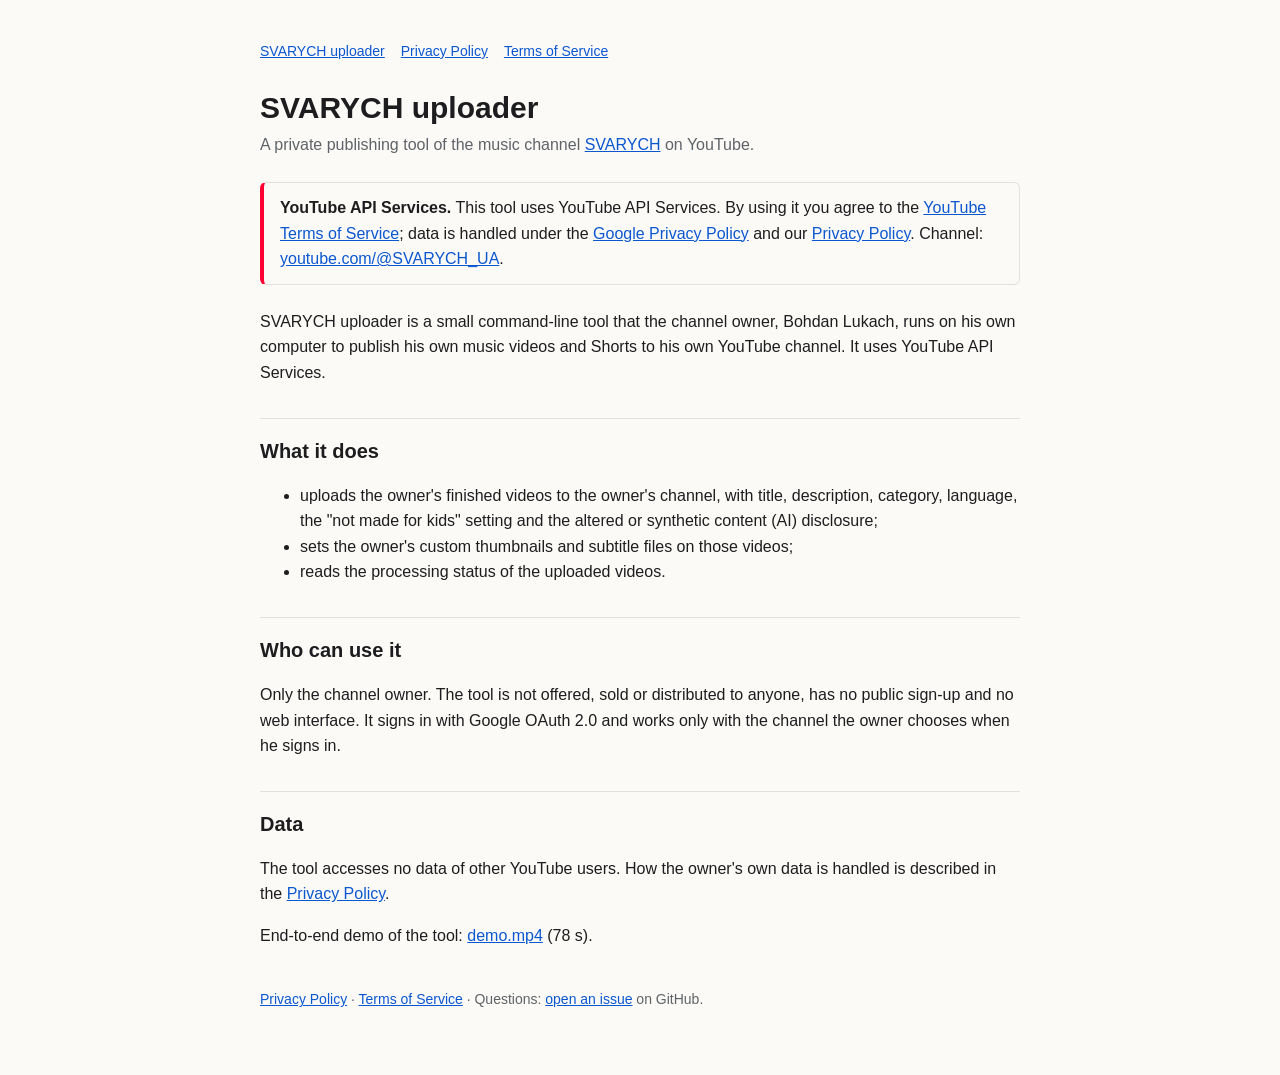
<file: index.html>
<!doctype html>
<html lang="en"><head><meta charset="utf-8"><meta name="viewport" content="width=device-width,initial-scale=1">
<title>SVARYCH uploader</title><link rel="stylesheet" href="style.css"></head>
<body><main>
<nav><a href="./">SVARYCH uploader</a><a href="privacy.html">Privacy Policy</a><a href="terms.html">Terms of Service</a></nav>
<h1>SVARYCH uploader</h1>
<p class="sub">A private publishing tool of the music channel <a href="https://www.youtube.com/@SVARYCH_UA">SVARYCH</a> on YouTube.</p>
<div class="yt"><strong>YouTube API Services.</strong> This tool uses YouTube API Services. By using it you agree to the <a href="https://www.youtube.com/t/terms">YouTube Terms of Service</a>; data is handled under the <a href="https://policies.google.com/privacy">Google Privacy Policy</a> and our <a href="privacy.html">Privacy Policy</a>. Channel: <a href="https://www.youtube.com/@SVARYCH_UA">youtube.com/@SVARYCH_UA</a>.</div>
<p>SVARYCH uploader is a small command-line tool that the channel owner, Bohdan Lukach, runs on his own computer to publish his own music videos and Shorts to his own YouTube channel. It uses YouTube API Services.</p>
<h2>What it does</h2>
<ul>
<li>uploads the owner's finished videos to the owner's channel, with title, description, category, language, the "not made for kids" setting and the altered or synthetic content (AI) disclosure;</li>
<li>sets the owner's custom thumbnails and subtitle files on those videos;</li>
<li>reads the processing status of the uploaded videos.</li>
</ul>
<h2>Who can use it</h2>
<p>Only the channel owner. The tool is not offered, sold or distributed to anyone, has no public sign-up and no web interface. It signs in with Google OAuth 2.0 and works only with the channel the owner chooses when he signs in.</p>
<h2>Data</h2>
<p>The tool accesses no data of other YouTube users. How the owner's own data is handled is described in the <a href="privacy.html">Privacy Policy</a>.</p>
<p>End-to-end demo of the tool: <a href="demo.mp4">demo.mp4</a> (78 s).</p>
<footer><a href="privacy.html">Privacy Policy</a> · <a href="terms.html">Terms of Service</a> · Questions: <a href="https://github.com/danyouser/svarych-uploader/issues">open an issue</a> on GitHub.</footer>
</main></body></html>
</file>
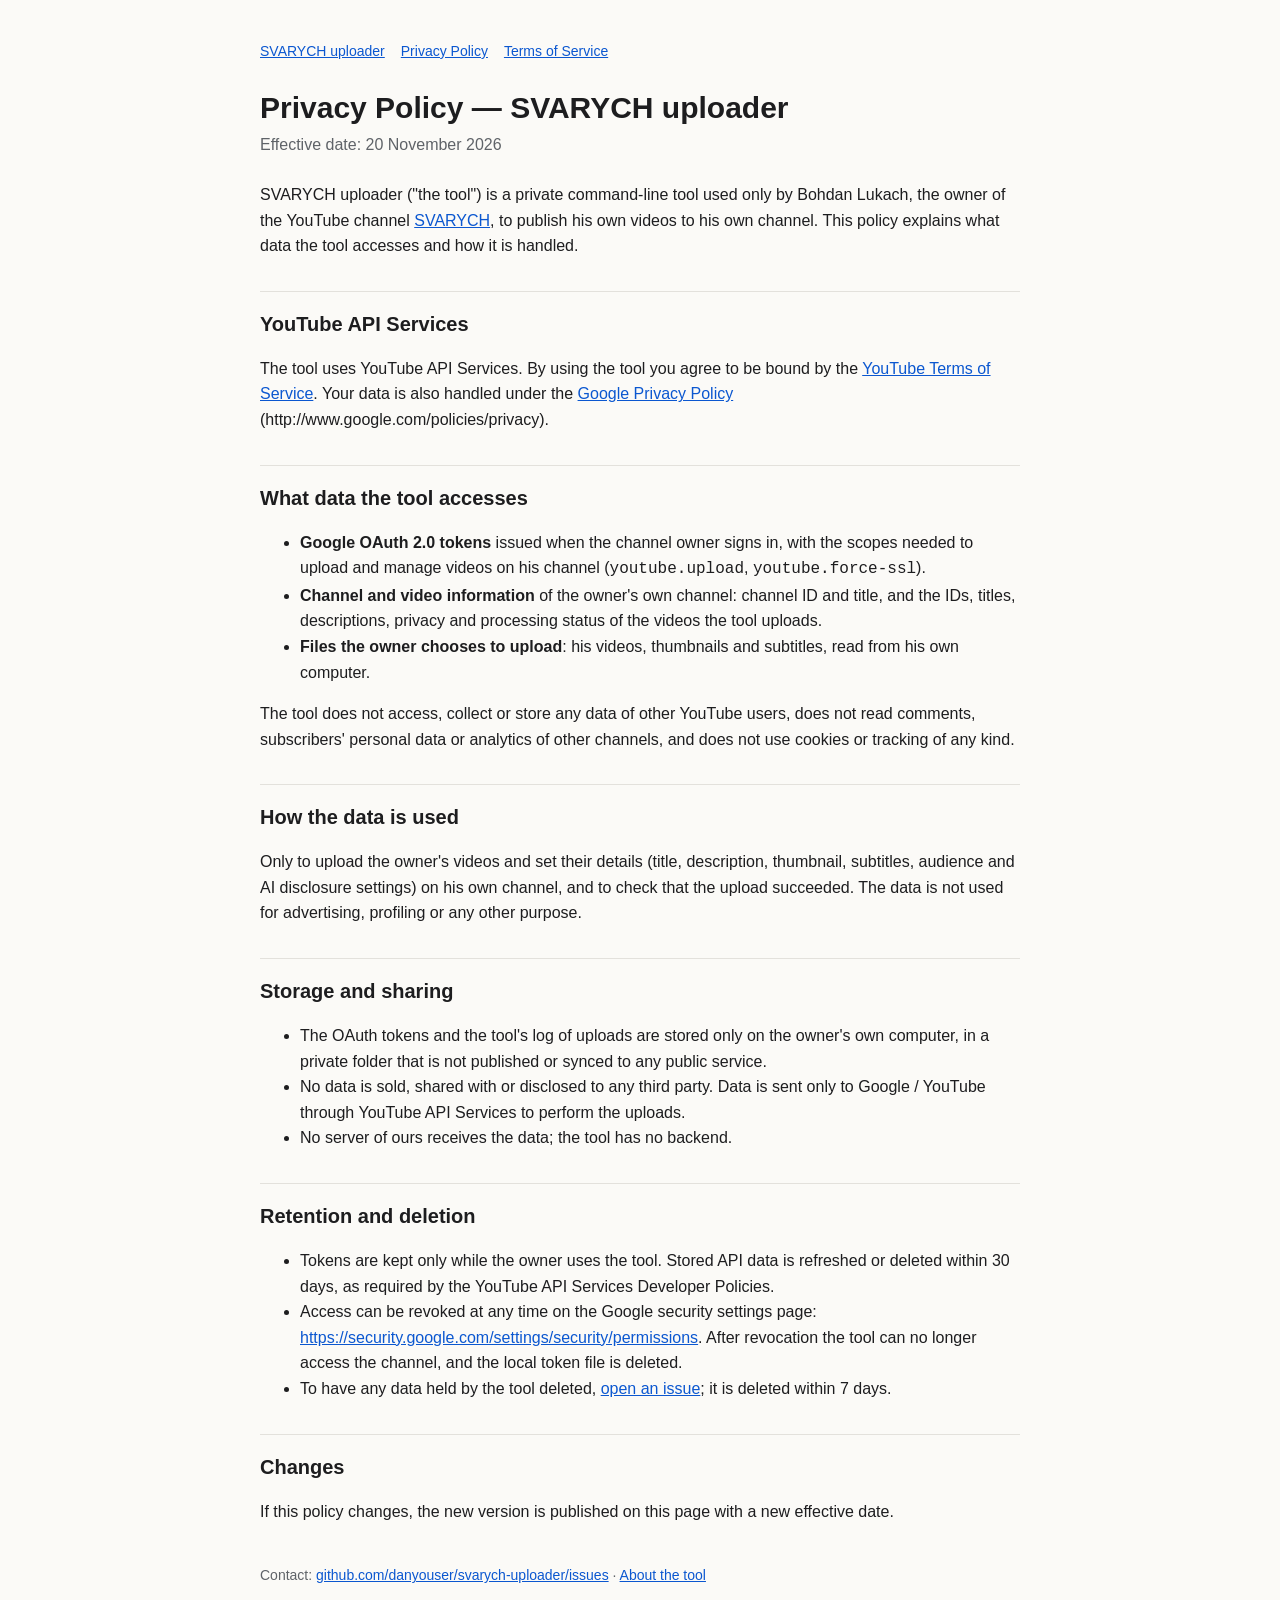
<file: privacy.html>
<!doctype html>
<html lang="en"><head><meta charset="utf-8"><meta name="viewport" content="width=device-width,initial-scale=1">
<title>Privacy Policy</title><link rel="stylesheet" href="style.css"></head>
<body><main>
<nav><a href="./">SVARYCH uploader</a><a href="privacy.html">Privacy Policy</a><a href="terms.html">Terms of Service</a></nav>
<h1>Privacy Policy — SVARYCH uploader</h1>
<p class="sub">Effective date: 20 November 2026</p>
<p>SVARYCH uploader ("the tool") is a private command-line tool used only by Bohdan Lukach, the owner of the YouTube channel <a href="https://www.youtube.com/@SVARYCH_UA">SVARYCH</a>, to publish his own videos to his own channel. This policy explains what data the tool accesses and how it is handled.</p>

<h2>YouTube API Services</h2>
<p>The tool uses YouTube API Services. By using the tool you agree to be bound by the <a href="https://www.youtube.com/t/terms">YouTube Terms of Service</a>. Your data is also handled under the <a href="https://policies.google.com/privacy">Google Privacy Policy</a> (http://www.google.com/policies/privacy).</p>

<h2>What data the tool accesses</h2>
<ul>
<li><strong>Google OAuth 2.0 tokens</strong> issued when the channel owner signs in, with the scopes needed to upload and manage videos on his channel (<code>youtube.upload</code>, <code>youtube.force-ssl</code>).</li>
<li><strong>Channel and video information</strong> of the owner's own channel: channel ID and title, and the IDs, titles, descriptions, privacy and processing status of the videos the tool uploads.</li>
<li><strong>Files the owner chooses to upload</strong>: his videos, thumbnails and subtitles, read from his own computer.</li>
</ul>
<p>The tool does not access, collect or store any data of other YouTube users, does not read comments, subscribers' personal data or analytics of other channels, and does not use cookies or tracking of any kind.</p>

<h2>How the data is used</h2>
<p>Only to upload the owner's videos and set their details (title, description, thumbnail, subtitles, audience and AI disclosure settings) on his own channel, and to check that the upload succeeded. The data is not used for advertising, profiling or any other purpose.</p>

<h2>Storage and sharing</h2>
<ul>
<li>The OAuth tokens and the tool's log of uploads are stored only on the owner's own computer, in a private folder that is not published or synced to any public service.</li>
<li>No data is sold, shared with or disclosed to any third party. Data is sent only to Google / YouTube through YouTube API Services to perform the uploads.</li>
<li>No server of ours receives the data; the tool has no backend.</li>
</ul>

<h2>Retention and deletion</h2>
<ul>
<li>Tokens are kept only while the owner uses the tool. Stored API data is refreshed or deleted within 30 days, as required by the YouTube API Services Developer Policies.</li>
<li>Access can be revoked at any time on the Google security settings page: <a href="https://security.google.com/settings/security/permissions">https://security.google.com/settings/security/permissions</a>. After revocation the tool can no longer access the channel, and the local token file is deleted.</li>
<li>To have any data held by the tool deleted, <a href="https://github.com/danyouser/svarych-uploader/issues">open an issue</a>; it is deleted within 7 days.</li>
</ul>

<h2>Changes</h2>
<p>If this policy changes, the new version is published on this page with a new effective date.</p>

<footer>Contact: <a href="https://github.com/danyouser/svarych-uploader/issues">github.com/danyouser/svarych-uploader/issues</a> · <a href="./">About the tool</a></footer>
</main></body></html>
</file>
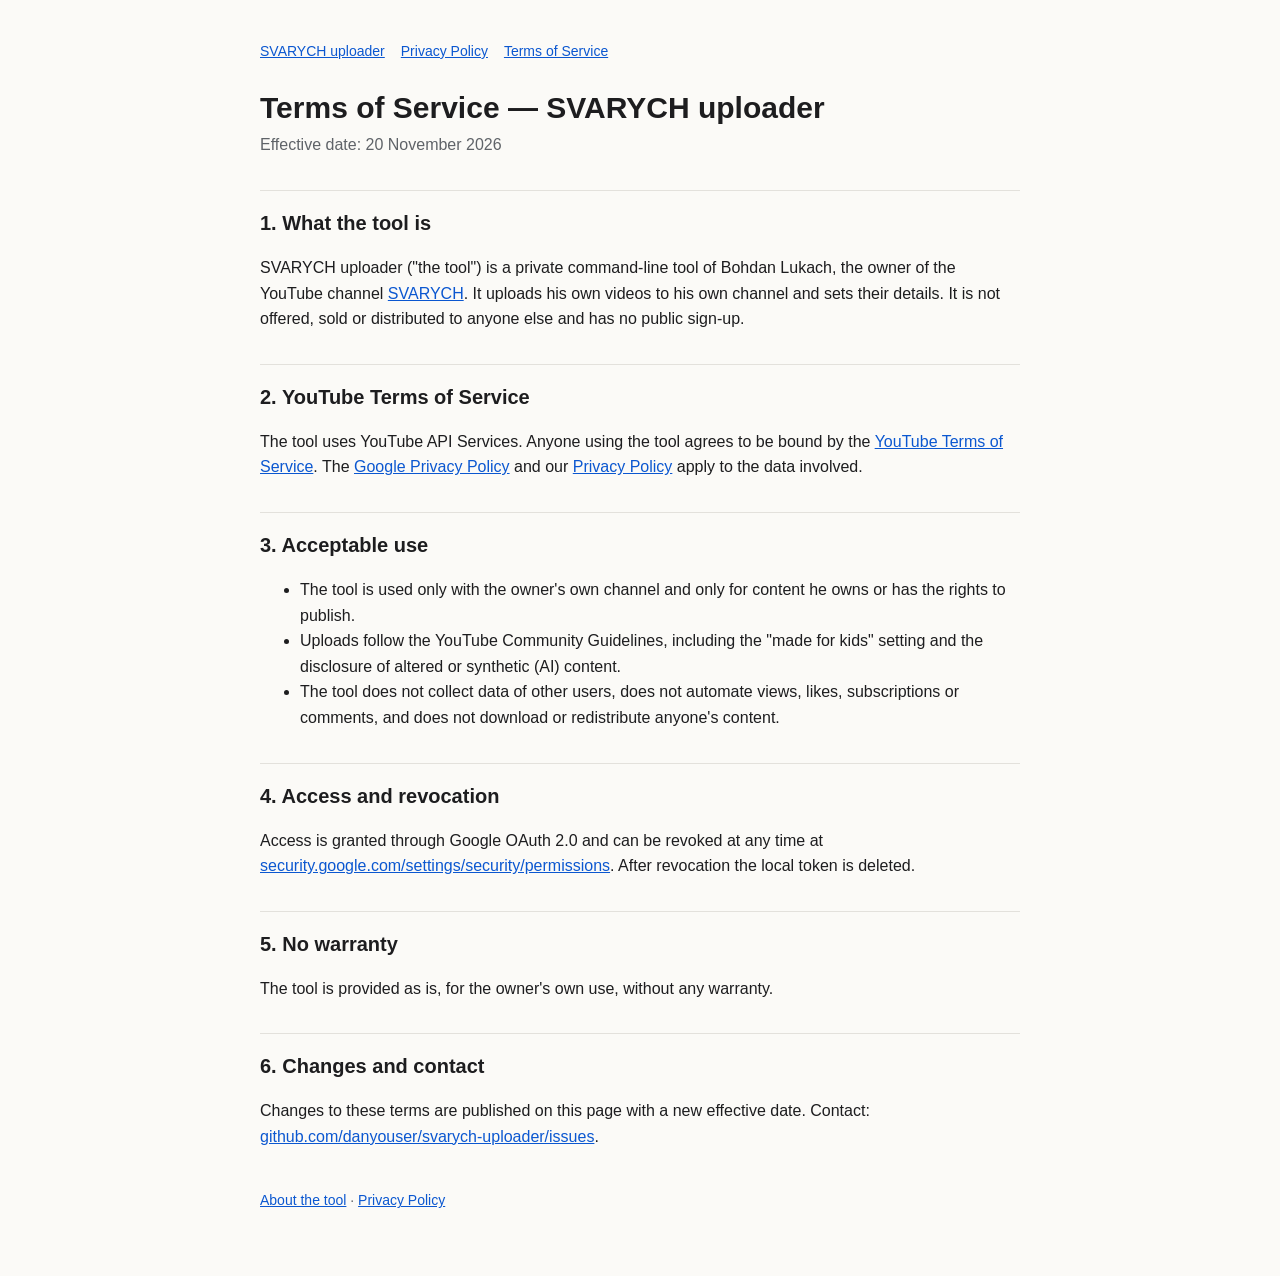
<file: terms.html>
<!doctype html>
<html lang="en"><head><meta charset="utf-8"><meta name="viewport" content="width=device-width,initial-scale=1">
<title>Terms of Service</title><link rel="stylesheet" href="style.css"></head>
<body><main>
<nav><a href="./">SVARYCH uploader</a><a href="privacy.html">Privacy Policy</a><a href="terms.html">Terms of Service</a></nav>
<h1>Terms of Service — SVARYCH uploader</h1>
<p class="sub">Effective date: 20 November 2026</p>
<h2>1. What the tool is</h2>
<p>SVARYCH uploader ("the tool") is a private command-line tool of Bohdan Lukach, the owner of the YouTube channel <a href="https://www.youtube.com/@SVARYCH_UA">SVARYCH</a>. It uploads his own videos to his own channel and sets their details. It is not offered, sold or distributed to anyone else and has no public sign-up.</p>
<h2>2. YouTube Terms of Service</h2>
<p>The tool uses YouTube API Services. Anyone using the tool agrees to be bound by the <a href="https://www.youtube.com/t/terms">YouTube Terms of Service</a>. The <a href="https://policies.google.com/privacy">Google Privacy Policy</a> and our <a href="privacy.html">Privacy Policy</a> apply to the data involved.</p>
<h2>3. Acceptable use</h2>
<ul>
<li>The tool is used only with the owner's own channel and only for content he owns or has the rights to publish.</li>
<li>Uploads follow the YouTube Community Guidelines, including the "made for kids" setting and the disclosure of altered or synthetic (AI) content.</li>
<li>The tool does not collect data of other users, does not automate views, likes, subscriptions or comments, and does not download or redistribute anyone's content.</li>
</ul>
<h2>4. Access and revocation</h2>
<p>Access is granted through Google OAuth 2.0 and can be revoked at any time at <a href="https://security.google.com/settings/security/permissions">security.google.com/settings/security/permissions</a>. After revocation the local token is deleted.</p>
<h2>5. No warranty</h2>
<p>The tool is provided as is, for the owner's own use, without any warranty.</p>
<h2>6. Changes and contact</h2>
<p>Changes to these terms are published on this page with a new effective date. Contact: <a href="https://github.com/danyouser/svarych-uploader/issues">github.com/danyouser/svarych-uploader/issues</a>.</p>
<footer><a href="./">About the tool</a> · <a href="privacy.html">Privacy Policy</a></footer>
</main></body></html>
</file>
<file: style.css>
:root{--bg:#fbfaf7;--fg:#1d1d1f;--muted:#5f6368;--line:#e3e1dc;--link:#0b57d0}
@media (prefers-color-scheme:dark){:root{--bg:#141414;--fg:#ececec;--muted:#a0a0a0;--line:#2c2c2c;--link:#8ab4f8}}
body{background:var(--bg);color:var(--fg);font:16px/1.6 -apple-system,BlinkMacSystemFont,"Segoe UI",Roboto,Arial,sans-serif;margin:0}
main{max-width:760px;margin:0 auto;padding:40px 20px 64px}
h1{font-size:30px;line-height:1.2;margin:0 0 6px}h2{font-size:20px;margin:32px 0 8px;padding-top:16px;border-top:1px solid var(--line)}
.sub{color:var(--muted);margin:0 0 24px}a{color:var(--link)}nav{margin:0 0 28px;font-size:14px}nav a{margin-right:16px}
footer{margin-top:40px;color:var(--muted);font-size:14px}
.yt{border:1px solid var(--line);border-left:4px solid #ff0033;padding:12px 16px;border-radius:6px;margin:0 0 24px}
</file>
